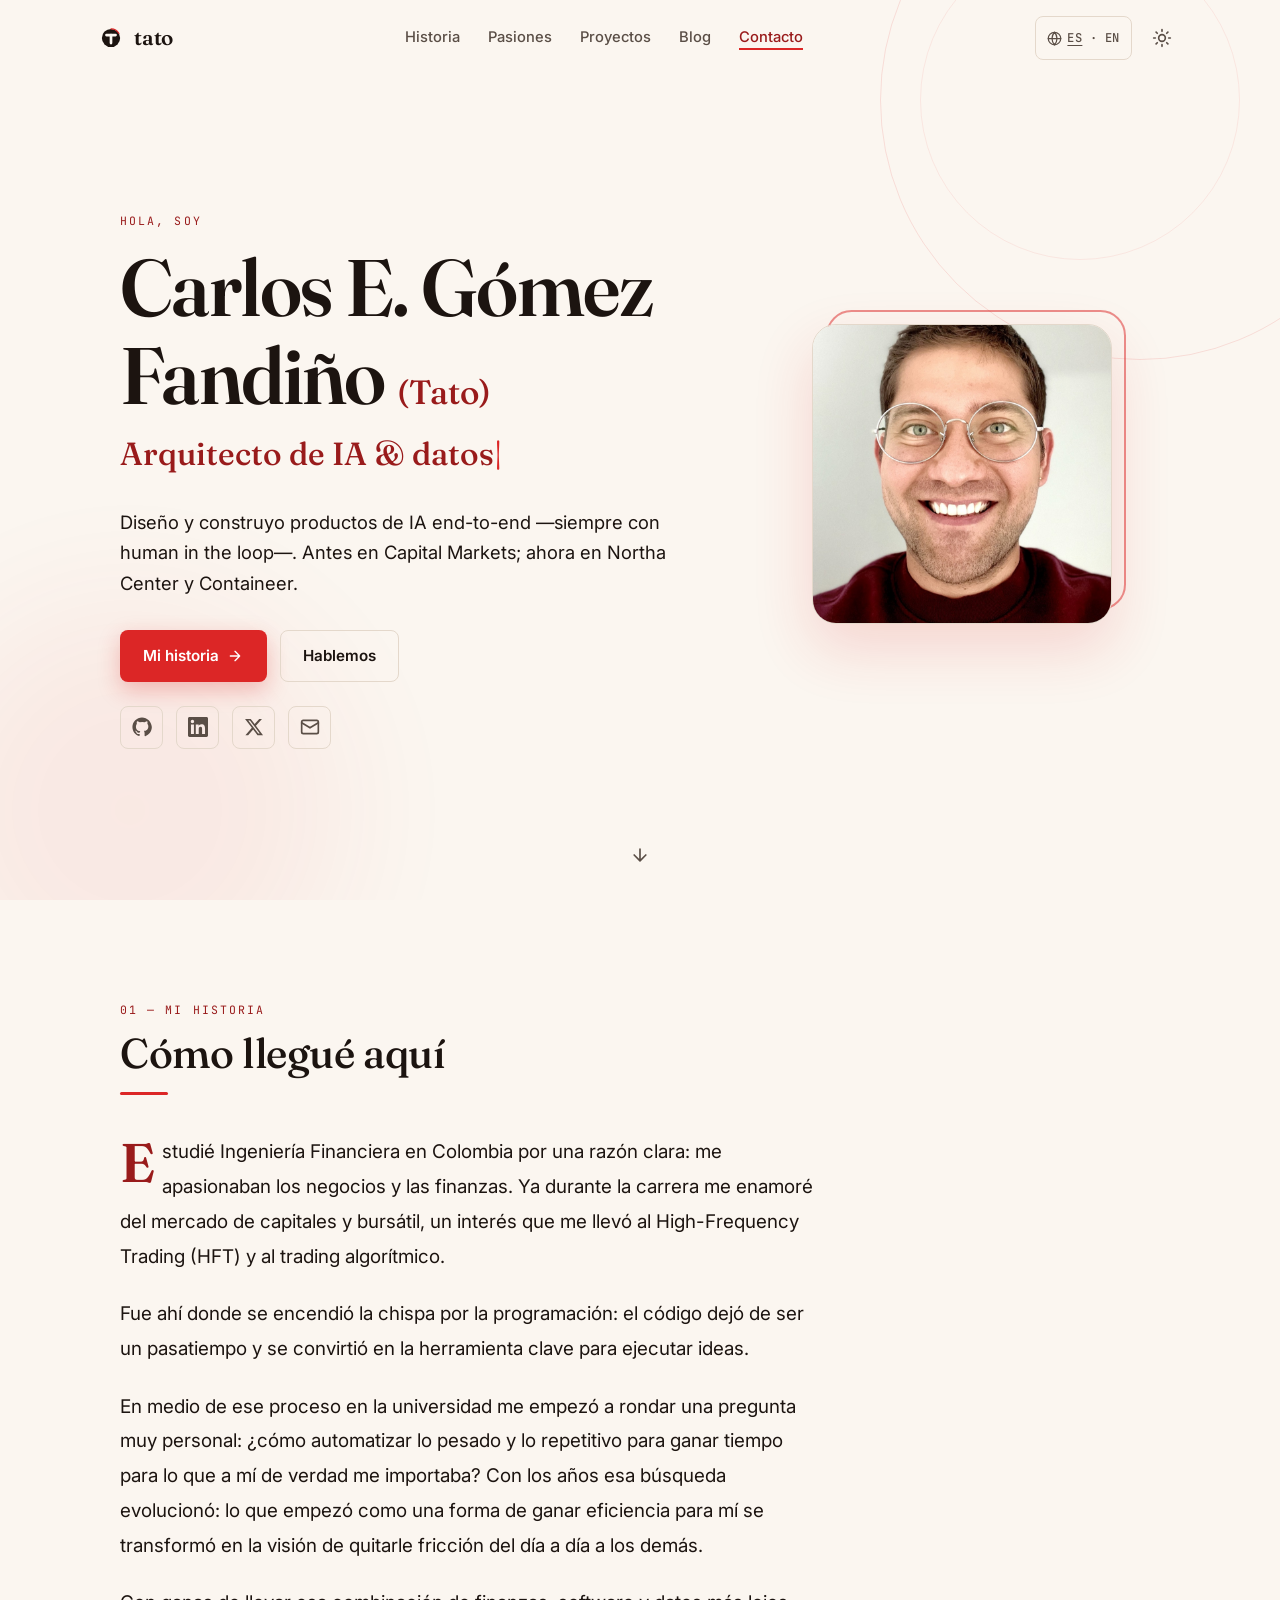
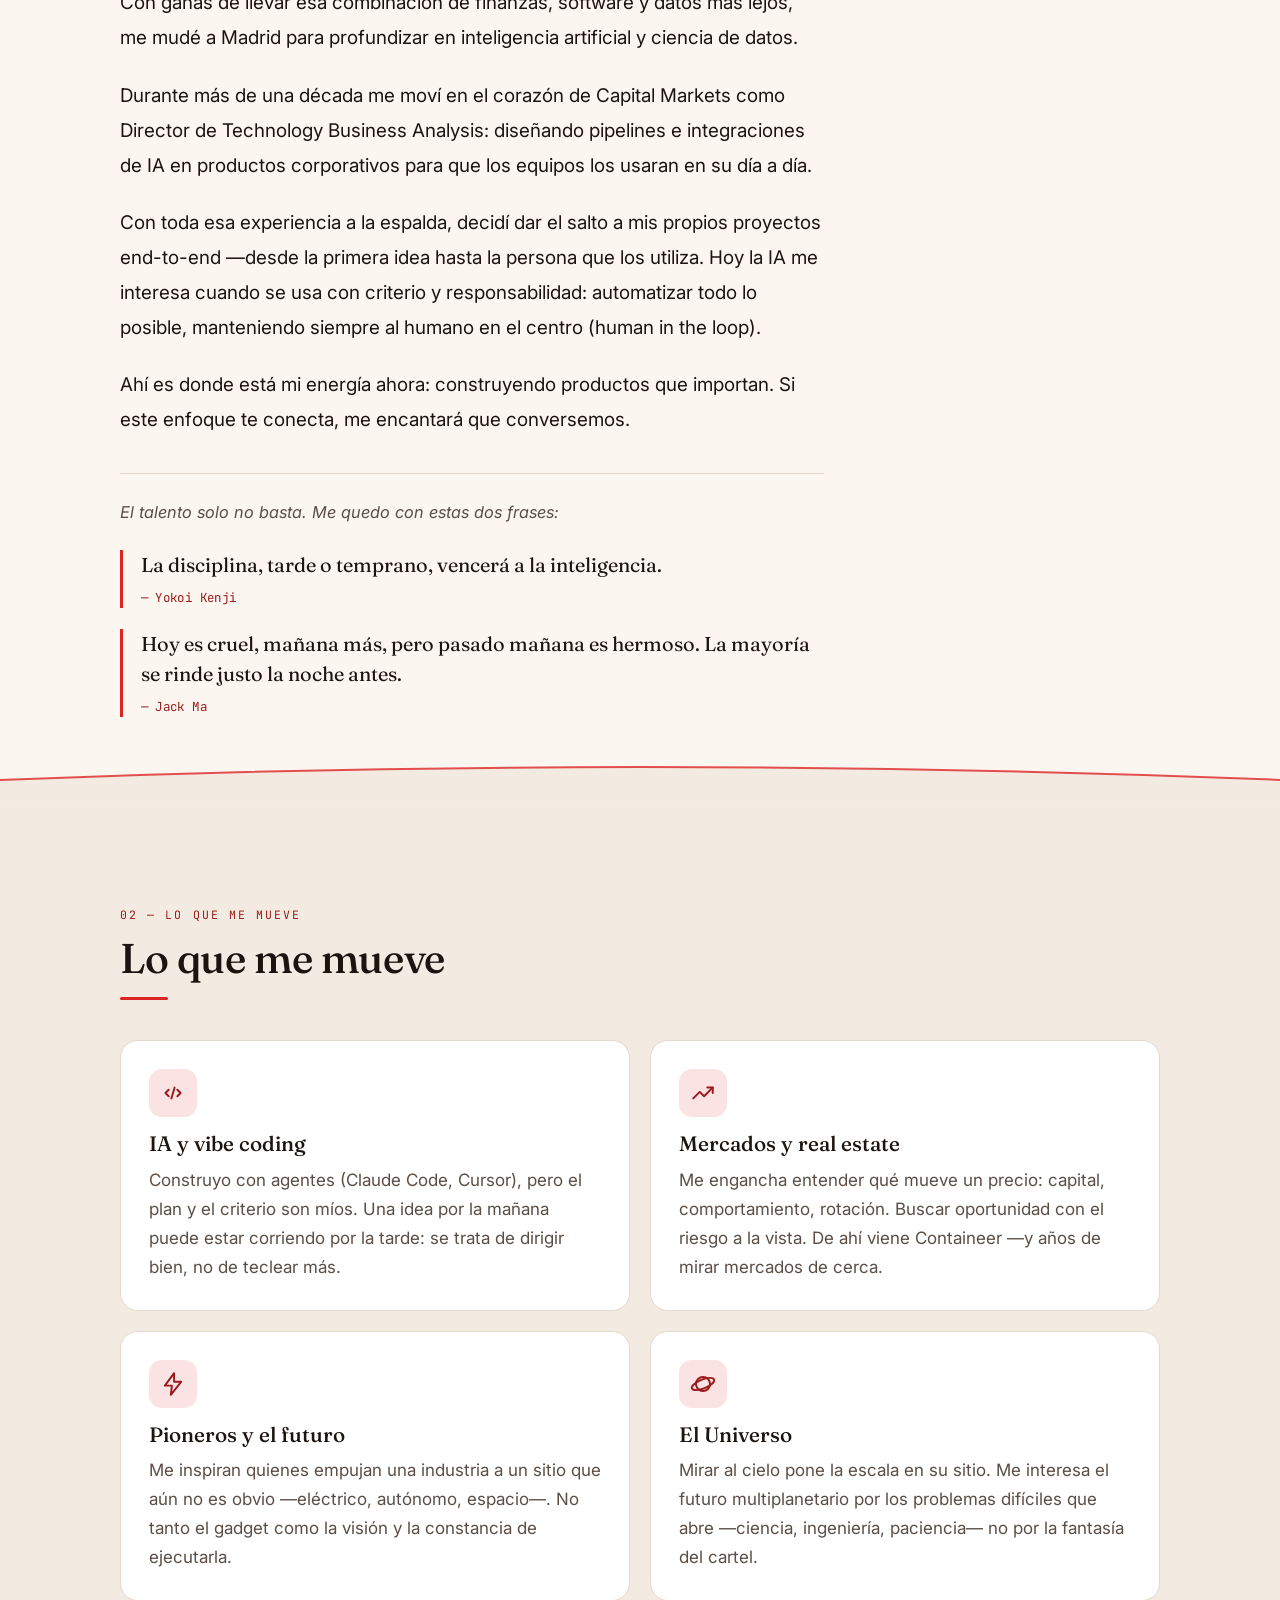
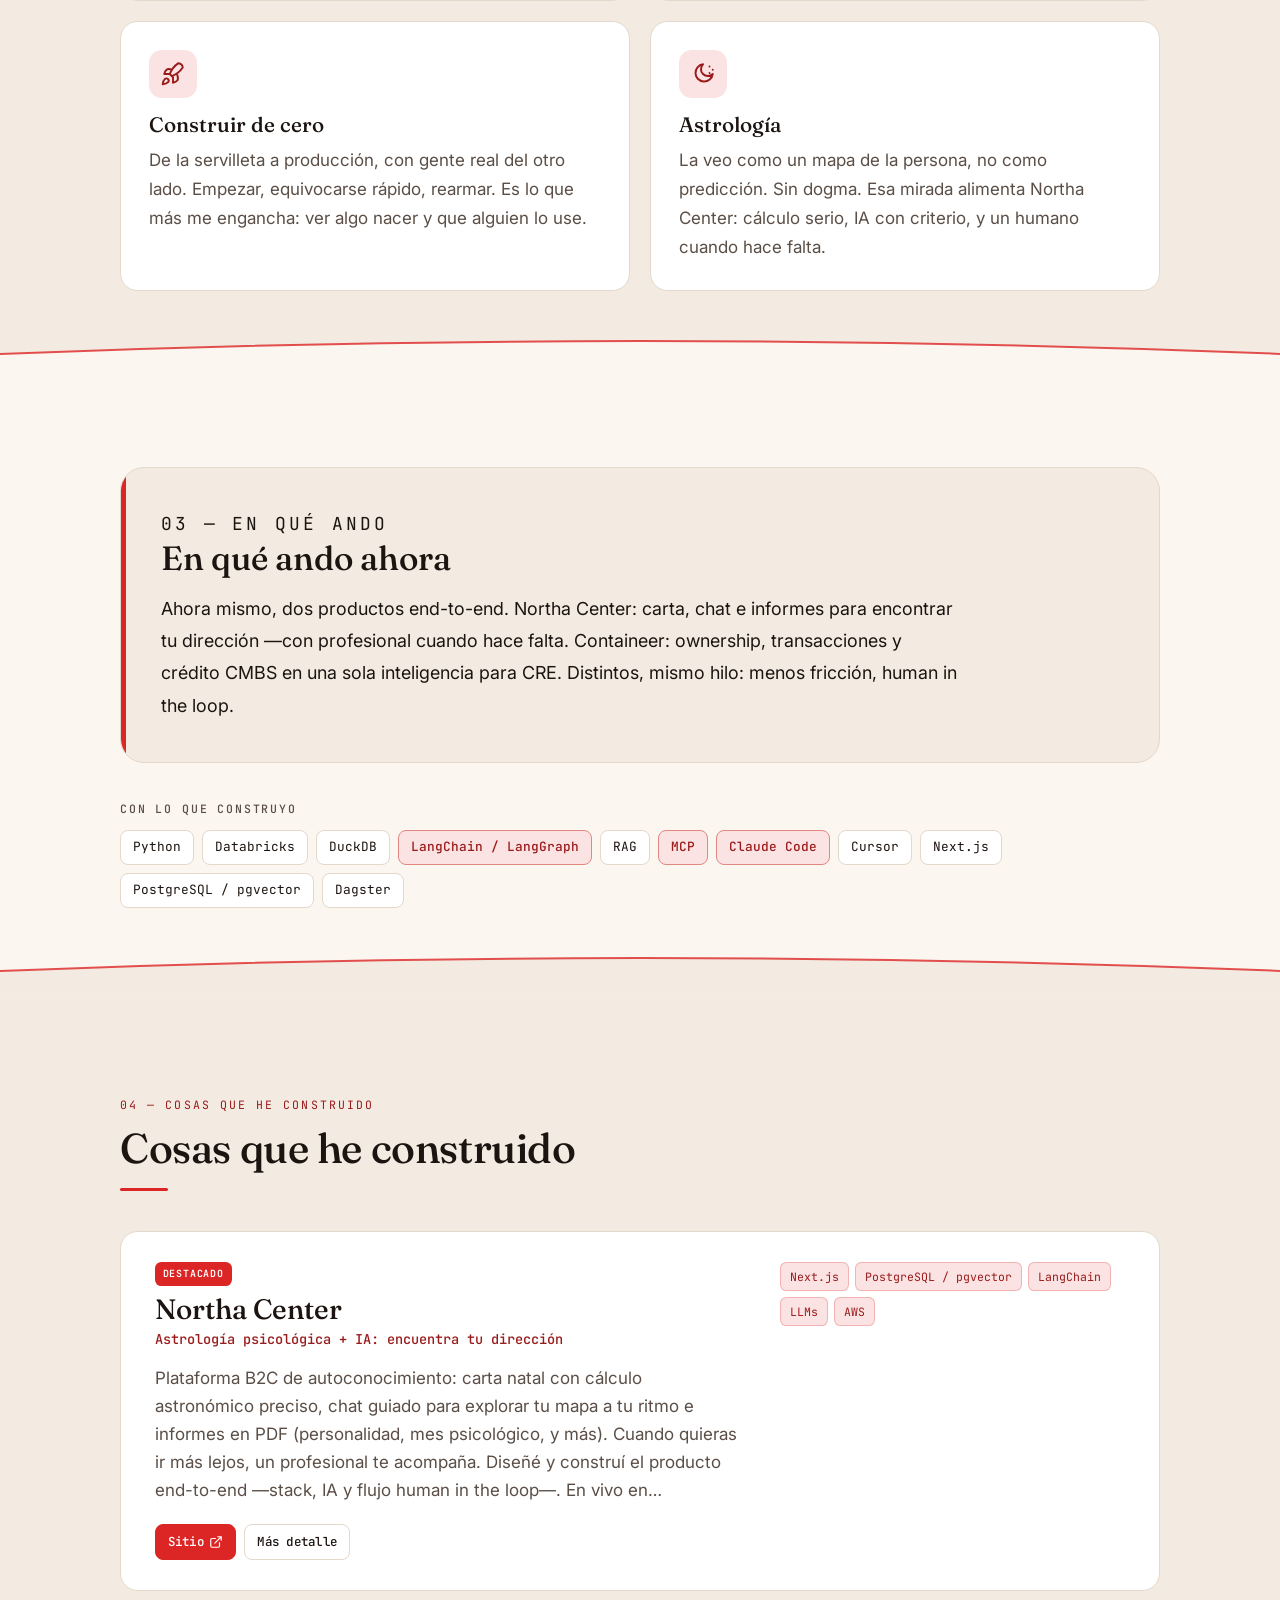
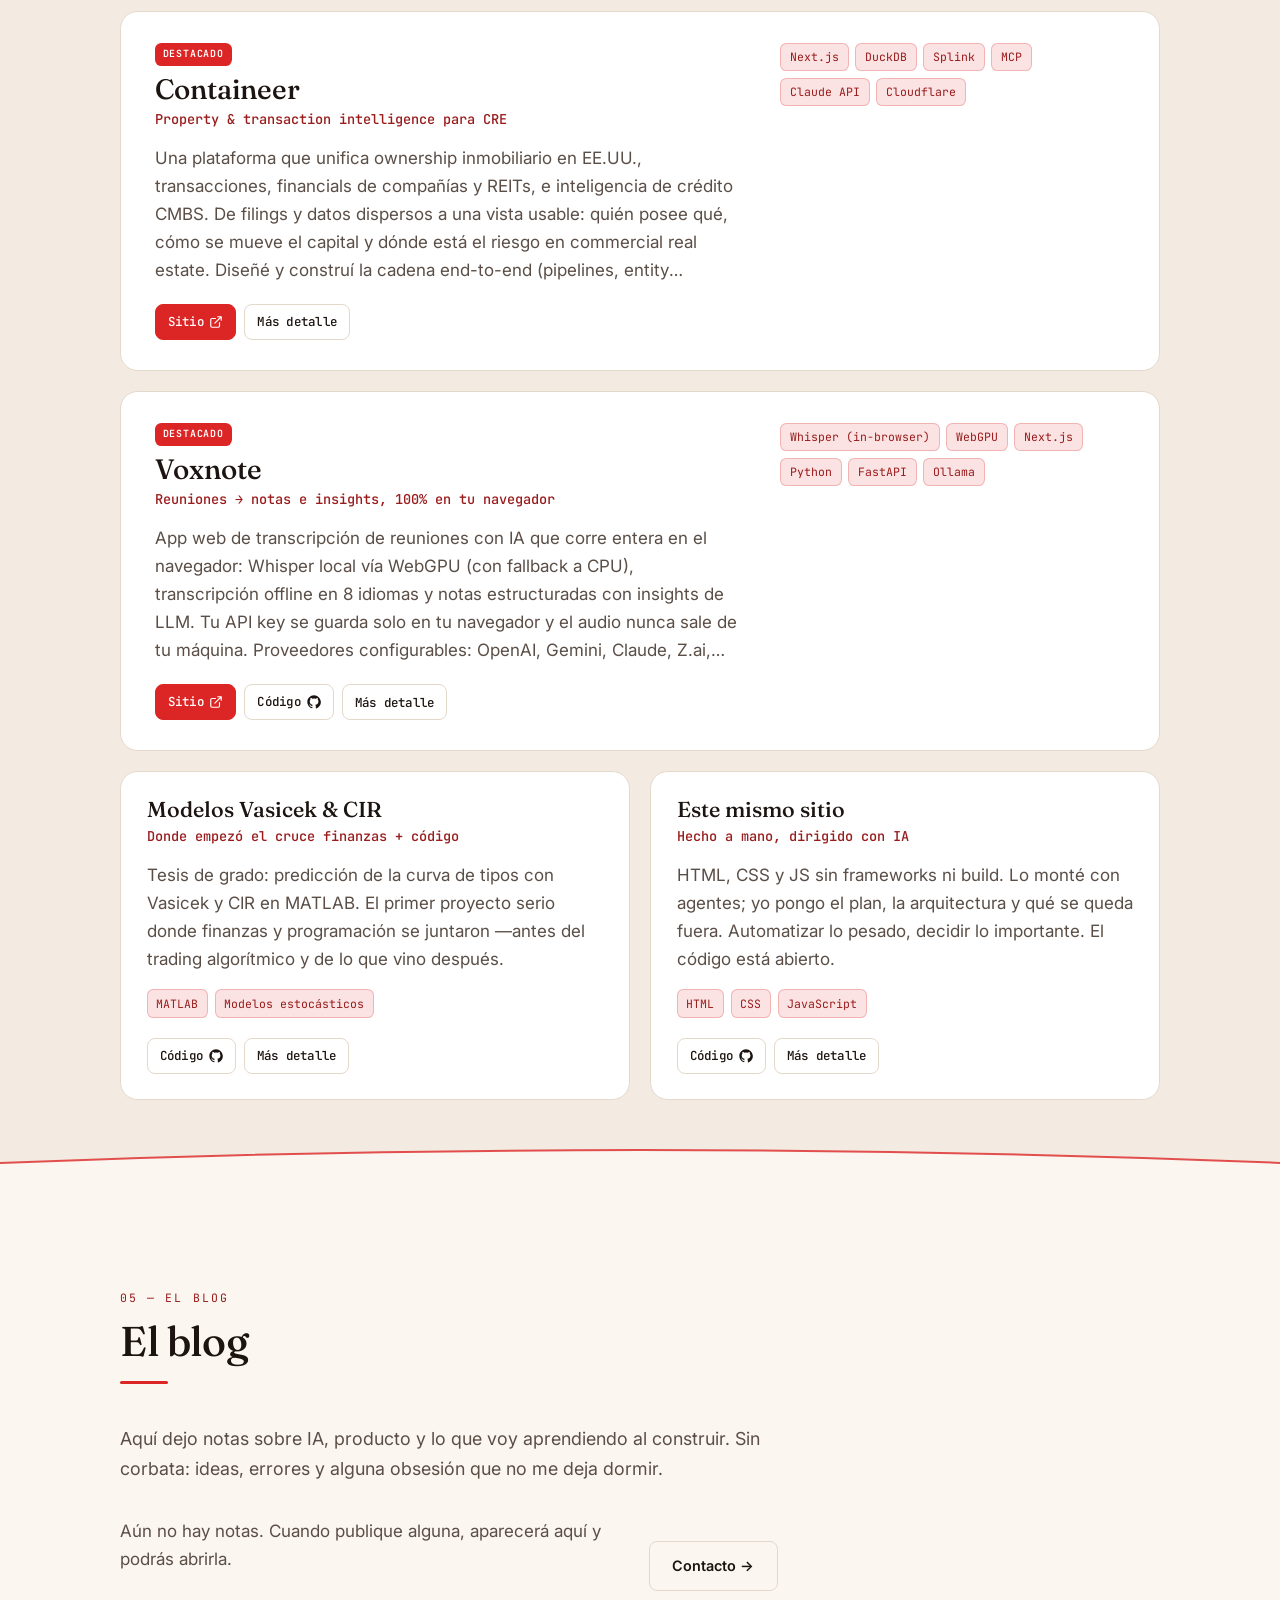
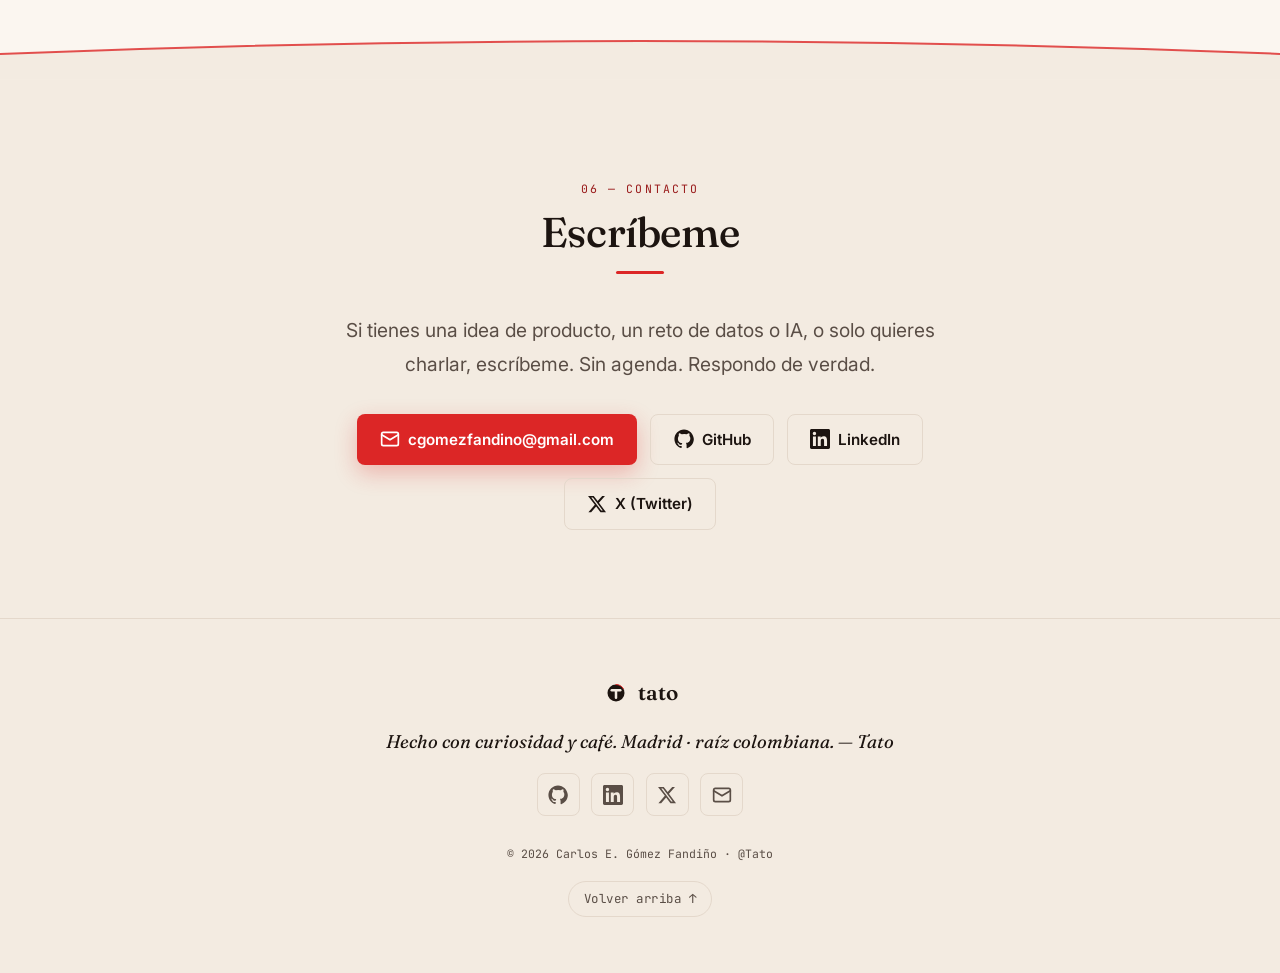
<file: index.html>
<!DOCTYPE html>
<html lang="es">
<head>
  <meta charset="UTF-8" />
  <meta name="viewport" content="width=device-width, initial-scale=1.0" />
  <title>Tato — Carlos E. Gómez Fandiño · Data, IA y cosmos</title>
  <meta name="description" content="Carlos «Tato» Gómez Fandiño — arquitecto de IA y datos. Productos end-to-end (Northa Center, Containeer, Voxnote): automatizar con el humano en el centro. Capital Markets · Madrid." />
  <meta name="author" content="Carlos E. Gómez Fandiño" />
  <link rel="canonical" href="https://cgomezfandino.github.io/" />

  <meta property="og:type" content="website" />
  <meta property="og:title" content="Tato — Carlos E. Gómez Fandiño" />
  <meta property="og:description" content="AI & data · Northa Center · Containeer · Voxnote · cosmos." />
  <meta property="og:url" content="https://cgomezfandino.github.io/" />
  <meta property="og:image" content="https://cgomezfandino.github.io/assets/img/og-image.svg" />
  <meta name="twitter:card" content="summary_large_image" />

  <link rel="icon" type="image/svg+xml" href="favicon.svg" />

  <link rel="preconnect" href="https://fonts.googleapis.com" />
  <link rel="preconnect" href="https://fonts.gstatic.com" crossorigin />
  <link href="https://fonts.googleapis.com/css2?family=Fraunces:opsz,wght@9..144,400;9..144,500;9..144,600;9..144,700&family=Inter:wght@400;500;600;700&family=JetBrains+Mono:wght@400;500&display=swap" rel="stylesheet" />
  <link rel="stylesheet" href="css/styles.css" />

  <script type="application/ld+json">
  {
    "@context": "https://schema.org",
    "@type": "Person",
    "name": "Carlos Eduardo Gómez Fandiño",
    "alternateName": "Tato",
    "jobTitle": "AI & Data Architect",
    "url": "https://cgomezfandino.github.io/",
    "email": "mailto:cgomezfandino@gmail.com",
    "address": { "@type": "PostalAddress", "addressLocality": "Madrid", "addressCountry": "ES" },
    "nationality": "Colombian",
    "sameAs": ["https://github.com/cgomezfandino", "https://www.linkedin.com/in/carlosgomezfandino/", "https://x.com/cgomezfandino"],
    "knowsAbout": ["AI", "Data Engineering", "Machine Learning", "Music", "Astrology"]
  }
  </script>
</head>

<body>
  <a href="#main" class="skip-link" data-i18n="nav.skip">Saltar al contenido</a>

  <!-- ===================== NAV ===================== -->
  <header id="nav">
    <div class="wrap nav-inner">
      <a href="#hero" class="brand" aria-label="Tato — inicio">
        <svg class="brand-mark" viewBox="0 0 56 56" width="30" height="30" aria-hidden="true">
          <mask id="brandT"><rect width="56" height="56" fill="#fff"/><rect x="17" y="20" width="22" height="5" rx="2.5"/><rect x="25.5" y="20" width="5" height="20" rx="2.5"/></mask>
          <circle cx="28" cy="28" r="17" fill="var(--ink)" mask="url(#brandT)"/>
          <path d="M28 11 A 17 17 0 0 1 42.9 19.5" fill="none" stroke="var(--accent)" stroke-width="2" stroke-linecap="round"/>
        </svg>
        <span class="brand-word">tato</span>
      </a>
      <ul class="nav-links">
        <li><a href="#story" class="nav-link" data-i18n="nav.story">Historia</a></li>
        <li><a href="#passions" class="nav-link" data-i18n="nav.passions">Pasiones</a></li>
        <li><a href="#projects" class="nav-link" data-i18n="nav.projects">Proyectos</a></li>
        <li><a href="#blog" class="nav-link" data-i18n="nav.blog">Blog</a></li>
        <li><a href="#contact" class="nav-link" data-i18n="nav.contact">Contacto</a></li>
      </ul>
      <div class="nav-tools">
        <button id="lang-toggle" class="lang-btn" aria-label="Cambiar idioma" data-i18n-aria="a11y.lang" title="ES / EN">
          <svg width="15" height="15" viewBox="0 0 24 24" fill="none" stroke="currentColor" stroke-width="2" stroke-linecap="round" stroke-linejoin="round"><circle cx="12" cy="12" r="10"/><path d="M2 12h20M12 2a15.3 15.3 0 0 1 4 10 15.3 15.3 0 0 1-4 10 15.3 15.3 0 0 1-4-10 15.3 15.3 0 0 1 4-10z"/></svg>
          <span id="lang-label">ES</span>
        </button>
        <button id="theme-toggle" class="icon-btn" aria-label="Cambiar tema" data-i18n-aria="a11y.theme" title="Tema">
          <svg class="sun" width="20" height="20" viewBox="0 0 24 24" fill="none" stroke="currentColor" stroke-width="2" stroke-linecap="round" stroke-linejoin="round"><circle cx="12" cy="12" r="4"/><path d="M12 2v2M12 20v2M4.93 4.93l1.41 1.41M17.66 17.66l1.41 1.41M2 12h2M20 12h2M6.34 17.66l-1.41 1.41M19.07 4.93l-1.41 1.41"/></svg>
          <svg class="moon" width="20" height="20" viewBox="0 0 24 24" fill="none" stroke="currentColor" stroke-width="2" stroke-linecap="round" stroke-linejoin="round" style="display:none"><path d="M21 12.79A9 9 0 1 1 11.21 3 7 7 0 0 0 21 12.79z"/></svg>
        </button>
        <button id="menu-toggle" class="icon-btn menu-btn" aria-label="Abrir menú" data-i18n-aria="a11y.menu" aria-expanded="false">
          <svg width="20" height="20" viewBox="0 0 24 24" fill="none" stroke="currentColor" stroke-width="2" stroke-linecap="round"><path d="M3 6h18M3 12h18M3 18h18"/></svg>
        </button>
      </div>
    </div>
    <div id="mobile-menu">
      <ul>
        <li><a href="#story" data-i18n="nav.story">Historia</a></li>
        <li><a href="#passions" data-i18n="nav.passions">Pasiones</a></li>
        <li><a href="#projects" data-i18n="nav.projects">Proyectos</a></li>
        <li><a href="#blog" data-i18n="nav.blog">Blog</a></li>
        <li><a href="#contact" data-i18n="nav.contact">Contacto</a></li>
      </ul>
    </div>
  </header>

  <main id="main">

    <!-- ===================== HERO ===================== -->
    <section id="hero">
      <div class="hero-deco" aria-hidden="true">
        <span class="ring r1"></span><span class="ring r2"></span><span class="blob"></span>
      </div>
      <div class="wrap hero-grid">
        <div class="hero-content reveal">
          <p class="eyebrow"><span data-i18n="hero.greeting">Hola, soy</span></p>
          <h1 id="hero-name" class="hero-name"></h1>
          <p class="hero-roleline"><span id="typed" class="hero-role"></span><span class="type-caret">|</span></p>
          <p id="hero-tagline" class="hero-tagline"></p>
          <div id="hero-ctas" class="hero-ctas"></div>
          <div id="hero-socials" class="hero-socials"></div>
        </div>
        <div class="reveal">
          <div class="portrait-wrap">
            <span class="portrait-frame" aria-hidden="true"></span>
            <img id="hero-photo" class="portrait" alt="" />
          </div>
        </div>
      </div>
      <a href="#story" class="scroll-cue" aria-label="Bajar" data-i18n-aria="a11y.scroll">
        <svg width="20" height="20" viewBox="0 0 24 24" fill="none" stroke="currentColor" stroke-width="2" stroke-linecap="round" stroke-linejoin="round"><path d="M12 5v14M19 12l-7 7-7-7"/></svg>
      </a>
    </section>

    <!-- ===================== HISTORIA ===================== -->
    <section id="story" class="section">
      <div class="wrap">
        <div class="section-head reveal">
          <p class="eyebrow">01 — <span data-i18n="section.story">Mi historia</span></p>
          <h2 id="story-title" class="section-title"></h2>
          <div class="section-rule"></div>
        </div>
        <div id="story-body" class="story reveal"></div>
      </div>
    </section>

    <!-- ===================== PASIONES ===================== -->
    <section id="passions" class="section" style="background:var(--surface-alt)">
      <div class="sep-arc sep-arc--alt" aria-hidden="true"><svg viewBox="0 0 1200 60" preserveAspectRatio="none"><path class="sep-fill" d="M0,60 L0,30 Q600,0 1200,30 L1200,60 Z"/><path class="sep-line" d="M0,30 Q600,0 1200,30"/></svg></div>
      <div class="wrap">
        <div class="section-head reveal">
          <p class="eyebrow">02 — <span data-i18n="section.passions">Lo que me mueve</span></p>
          <h2 id="passions-title" class="section-title"></h2>
          <div class="section-rule"></div>
        </div>
        <div id="passions-grid" class="passions-grid"></div>
      </div>
    </section>

    <!-- ===================== EN QUÉ ANDO ===================== -->
    <section id="building" class="section">
      <div class="sep-arc" aria-hidden="true"><svg viewBox="0 0 1200 60" preserveAspectRatio="none"><path class="sep-fill" d="M0,60 L0,30 Q600,0 1200,30 L1200,60 Z"/><path class="sep-line" d="M0,30 Q600,0 1200,30"/></svg></div>
      <div class="wrap">
        <div class="building-band reveal">
          <p class="eyebrow">03 — <span data-i18n="section.building">En qué ando</span></p>
          <h2 id="building-title"></h2>
          <p id="building-body"></p>
        </div>
        <div class="toolbox reveal">
          <h4 id="toolbox-title"></h4>
          <div id="toolbox-chips" class="chips"></div>
        </div>
      </div>
    </section>

    <!-- ===================== PROYECTOS ===================== -->
    <section id="projects" class="section" style="background:var(--surface-alt)">
      <div class="sep-arc sep-arc--alt" aria-hidden="true"><svg viewBox="0 0 1200 60" preserveAspectRatio="none"><path class="sep-fill" d="M0,60 L0,30 Q600,0 1200,30 L1200,60 Z"/><path class="sep-line" d="M0,30 Q600,0 1200,30"/></svg></div>
      <div class="wrap">
        <div class="section-head reveal">
          <p class="eyebrow">04 — <span data-i18n="section.projects">Cosas que he construido</span></p>
          <h2 id="projects-title" class="section-title"></h2>
          <div class="section-rule"></div>
        </div>
        <div id="projects-grid" class="projects-grid"></div>
      </div>
    </section>

    <!-- ===================== BLOG (en el landing; cada nota abre post.html) ===================== -->
    <section id="blog" class="section">
      <div class="sep-arc" aria-hidden="true"><svg viewBox="0 0 1200 60" preserveAspectRatio="none"><path class="sep-fill" d="M0,60 L0,30 Q600,0 1200,30 L1200,60 Z"/><path class="sep-line" d="M0,30 Q600,0 1200,30"/></svg></div>
      <div class="wrap">
        <div class="section-head reveal">
          <p class="eyebrow">05 — <span data-i18n="section.blog">El blog</span></p>
          <h2 id="blog-title" class="section-title"></h2>
          <div class="section-rule"></div>
        </div>
        <p id="blog-lead" class="blog-lead reveal"></p>
        <div id="home-blog-filters" class="blog-filters home-blog-filters reveal" role="group" hidden></div>
        <p id="home-blog-count" class="blog-count reveal" hidden></p>
        <div id="home-posts" class="post-list reveal" aria-live="polite"></div>
      </div>
    </section>

    <!-- ===================== CONTACTO ===================== -->
    <section id="contact" class="section" style="background:var(--surface-alt)">
      <div class="sep-arc sep-arc--alt" aria-hidden="true"><svg viewBox="0 0 1200 60" preserveAspectRatio="none"><path class="sep-fill" d="M0,60 L0,30 Q600,0 1200,30 L1200,60 Z"/><path class="sep-line" d="M0,30 Q600,0 1200,30"/></svg></div>
      <div class="wrap contact">
        <div class="section-head reveal" style="text-align:center">
          <p class="eyebrow" style="text-align:center">06 — <span data-i18n="section.contact">Contacto</span></p>
          <h2 id="contact-title" class="section-title"></h2>
          <div class="section-rule"></div>
        </div>
        <p id="contact-lead" class="contact-lead reveal"></p>
        <div id="contact-links" class="contact-links reveal"></div>
      </div>
    </section>

  </main>

  <footer>
    <div class="wrap footer-inner">
      <a href="#hero" class="footer-brand" aria-label="Tato — inicio">
        <svg class="brand-mark" viewBox="0 0 56 56" width="28" height="28" aria-hidden="true">
          <mask id="footerT"><rect width="56" height="56" fill="#fff"/><rect x="17" y="20" width="22" height="5" rx="2.5"/><rect x="25.5" y="20" width="5" height="20" rx="2.5"/></mask>
          <circle cx="28" cy="28" r="17" fill="var(--ink)" mask="url(#footerT)"/>
          <path d="M28 11 A 17 17 0 0 1 42.9 19.5" fill="none" stroke="var(--accent)" stroke-width="2" stroke-linecap="round"/>
        </svg>
        <span class="brand-word">tato</span>
      </a>
      <p class="note" id="footer-note"></p>
      <div class="footer-socials" id="footer-socials"></div>
      <p id="footer-copy"></p>
      <a href="#hero" class="footer-top" id="footer-top"></a>
    </div>
  </footer>

  <!-- Project modal -->
  <div id="project-modal" class="modal hidden" role="dialog" aria-modal="true" aria-labelledby="modal-title">
    <div class="modal-backdrop" data-close-modal></div>
    <div class="modal-card">
      <button class="modal-close icon-btn" data-close-modal aria-label="Cerrar" data-i18n-aria="a11y.close">
        <svg width="20" height="20" viewBox="0 0 24 24" fill="none" stroke="currentColor" stroke-width="2" stroke-linecap="round"><path d="M18 6 6 18M6 6l12 12"/></svg>
      </button>
      <div id="modal-body"></div>
    </div>
  </div>

  <script src="js/content.js"></script>
  <script src="js/main.js"></script>
</body>
</html>
</file>
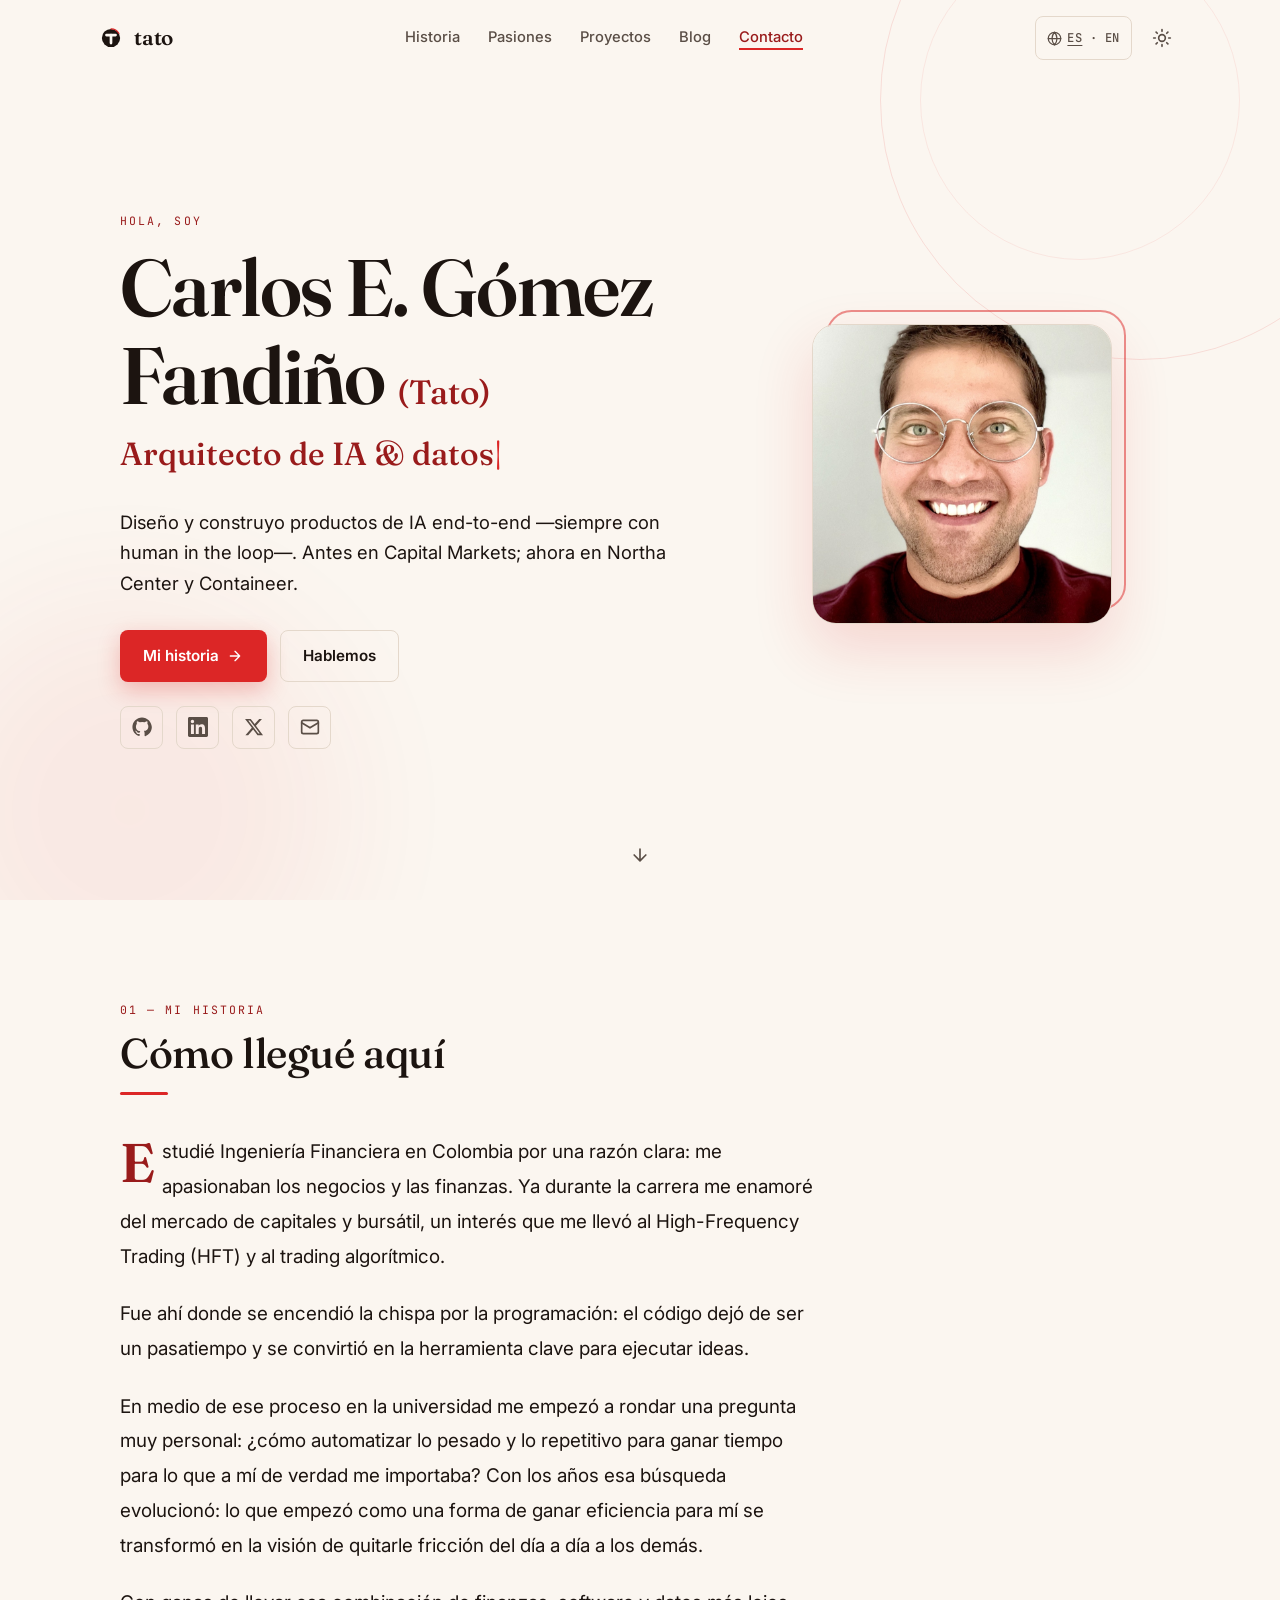
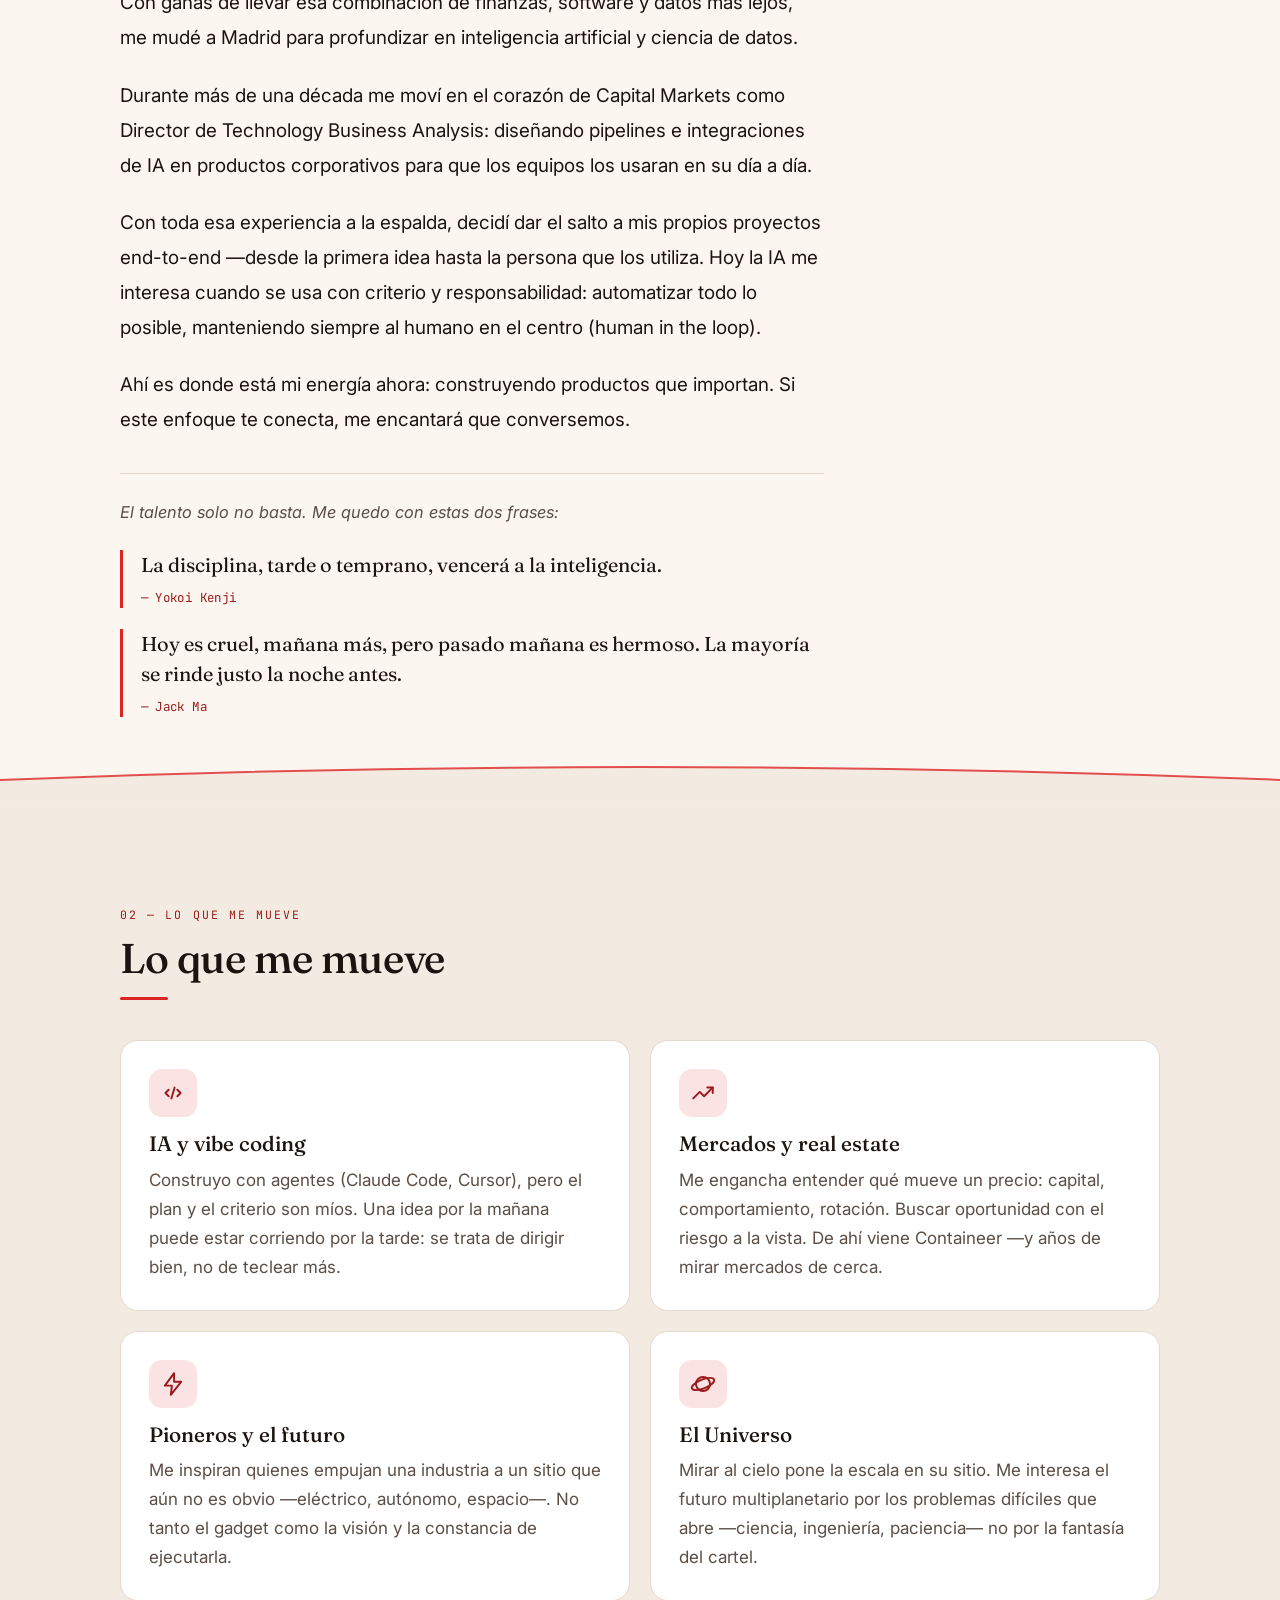
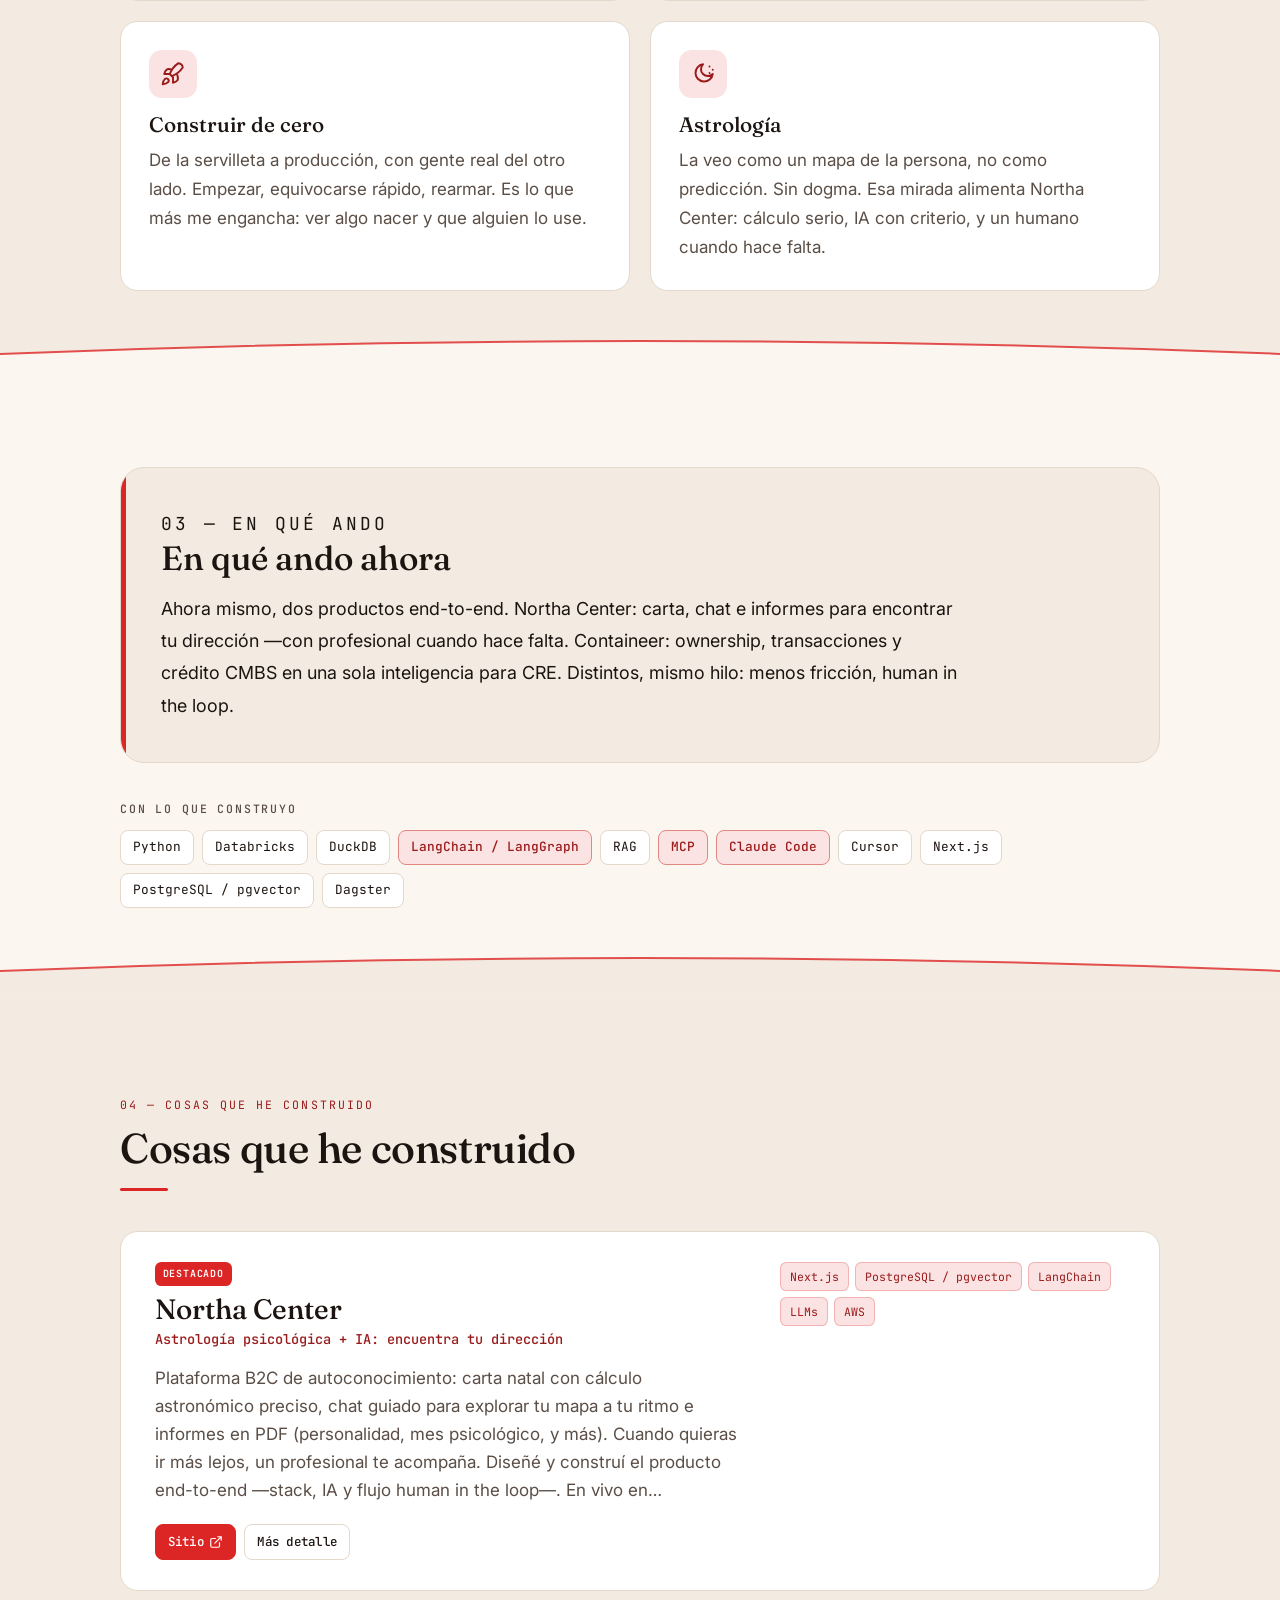
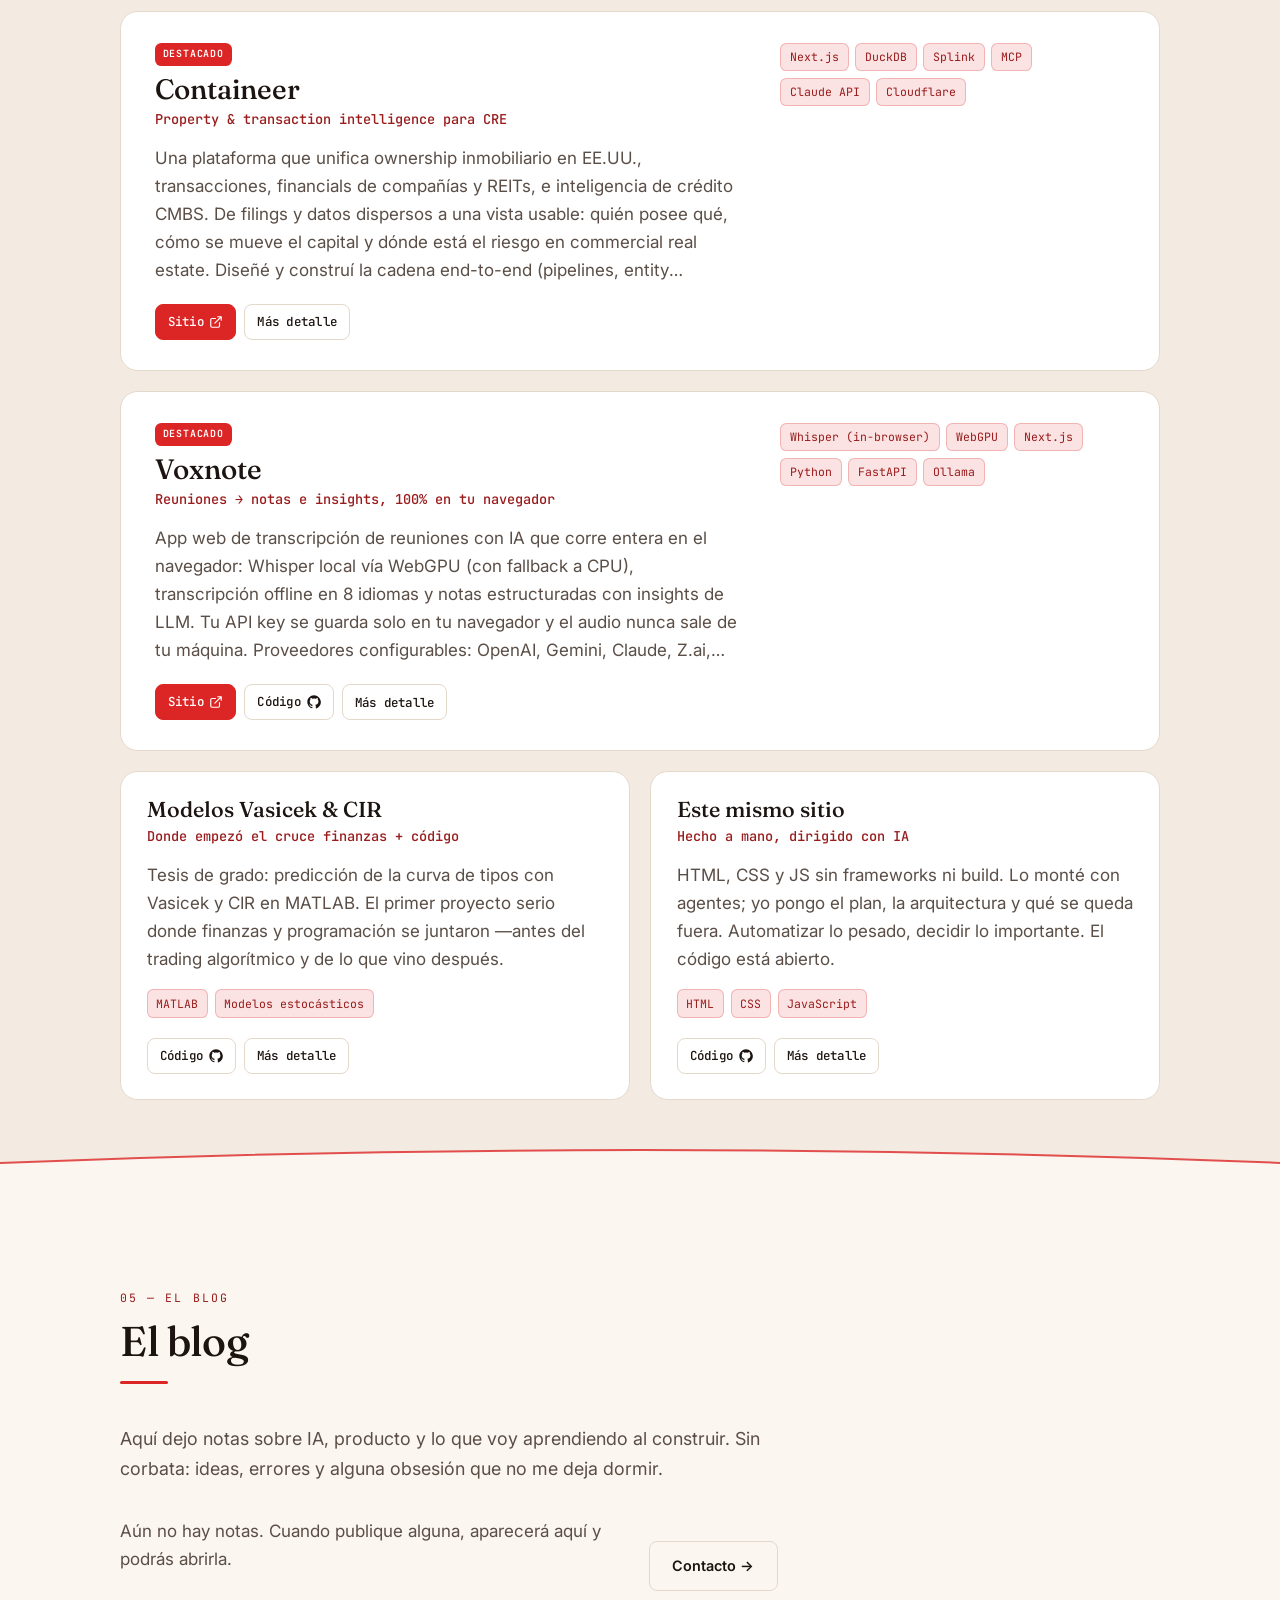
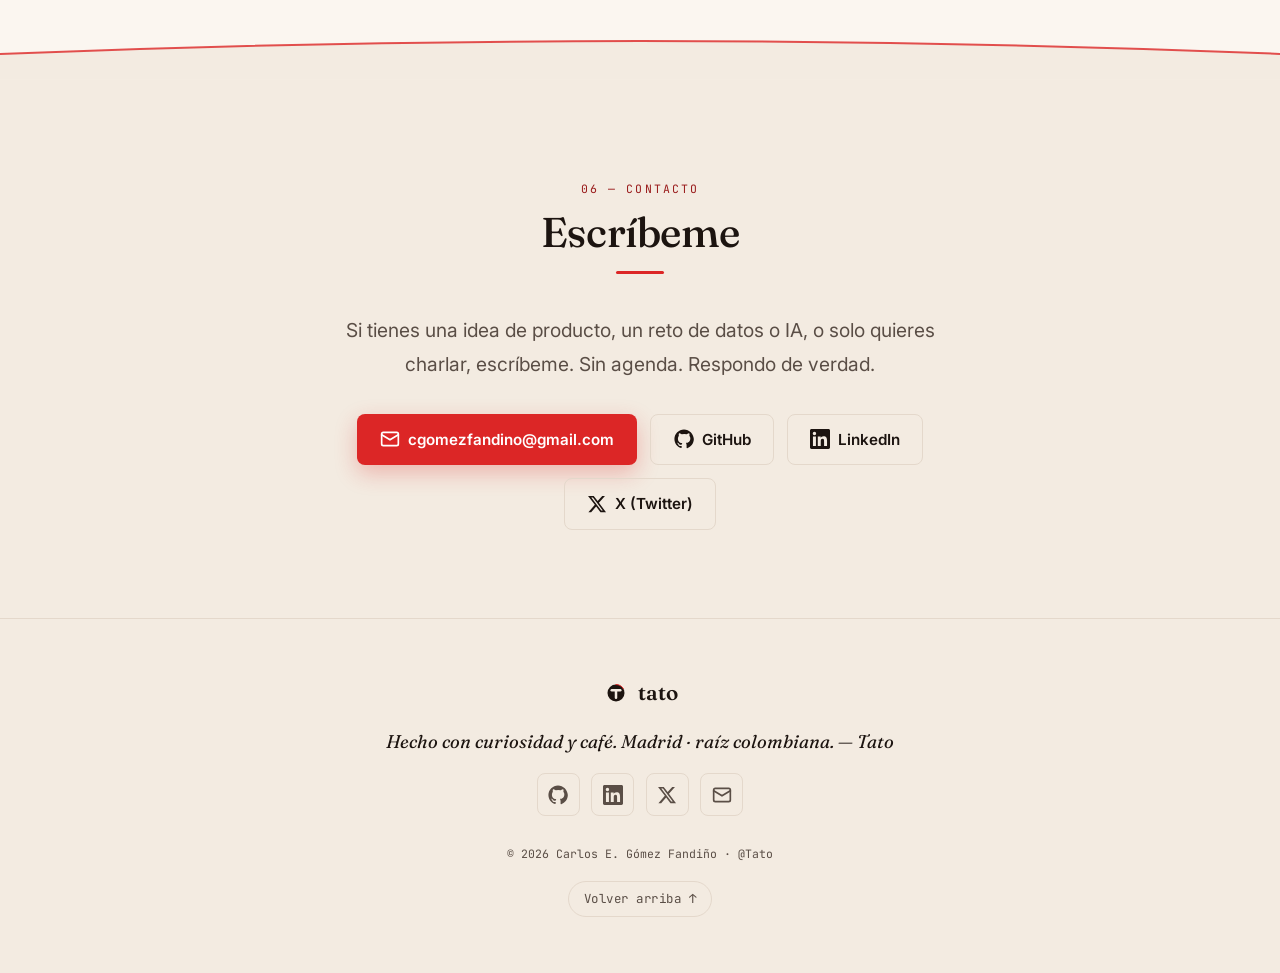
<file: blog.html>
<!DOCTYPE html>
<html lang="es">
<head>
  <meta charset="UTF-8" />
  <meta name="viewport" content="width=device-width, initial-scale=1.0" />
  <title>El blog — Tato</title>
  <meta name="description" content="Notas del blog de Tato — redirige al landing." />
  <link rel="canonical" href="https://cgomezfandino.github.io/#blog" />
  <meta http-equiv="refresh" content="0;url=index.html#blog" />
  <link rel="icon" type="image/svg+xml" href="favicon.svg" />
  <script>location.replace("index.html#blog");</script>
</head>
<body>
  <p style="font-family:system-ui,sans-serif;padding:2rem;text-align:center">
    El blog vive en la página principal.
    <a href="index.html#blog">Ir al blog →</a>
  </p>
</body>
</html>
</file>
<file: css/styles.css>
/* =========================================================================
 *  styles.css — "Editorial Cream" · sitio personal de Tato
 *  Paleta cálida (crema + rojo), tipografía editorial. Claro + oscuro.
 * ========================================================================= */

:root {
  --bg: #FBF6F0;
  --surface: #FFFFFF;
  --surface-alt: #F3EBE1;
  --ink: #1C1410;
  --muted: #5A4E46;
  --border: #E4D8CB;
  --accent: #DC2626;
  --accent-strong: #991B1B; /* rojo seguro para texto pequeño sobre crema */
  --accent-soft: #FBE3E3;
  --on-accent: #FFFFFF;     /* texto sobre botón rojo (modo claro) */

  --font-sans: 'Inter', system-ui, -apple-system, sans-serif;
  --font-serif: 'Fraunces', Georgia, 'Times New Roman', serif;
  --font-mono: 'JetBrains Mono', ui-monospace, monospace;

  --maxw: 68rem;
  --prose: 44rem;

  /* Escala de espaciado */
  --s-1: .5rem; --s-2: .75rem; --s-3: 1rem; --s-4: 1.5rem;
  --s-5: 2rem; --s-6: 2.5rem; --s-7: 3.5rem;

  /* Radios consolidados (más "producto") */
  --radius-sm: 8px;
  --radius: 12px;
  --radius-lg: 16px;
  --radius-pill: 999px;

  /* Sombras con tinte de acento (uso moderado) */
  --shadow-sm: 0 2px 8px -2px color-mix(in srgb, var(--ink) 8%, transparent);
  --shadow-md: 0 12px 30px -12px color-mix(in srgb, var(--accent) 22%, transparent);
  --shadow-lg: 0 30px 60px -20px color-mix(in srgb, var(--ink) 18%, transparent);

  /* z-index consolidados */
  --z-nav: 50;
  --z-modal: 60;
  --z-toast: 70;

  /* Textura grain reutilizable (SVG turbulence inline) */
  --grain: url("data:image/svg+xml,%3Csvg xmlns='http://www.w3.org/2000/svg' width='140' height='140'%3E%3Cfilter id='n'%3E%3CfeTurbulence type='fractalNoise' baseFrequency='0.8' numOctaves='2' stitchTiles='stitch'/%3E%3C/filter%3E%3Crect width='100%25' height='100%25' filter='url(%23n)'/%3E%3C/svg%3E");
}

.dark {
  --bg: #1A1310;
  --surface: #241B16;
  --surface-alt: #2E231C;
  --ink: #F5EDE4;
  --muted: #B8A89C;
  --border: #3A2C24;
  --accent: #F05252;
  --accent-strong: #F87171;  /* rojo claro para texto sobre fondo oscuro */
  --accent-soft: #3A1E1B;
  --on-accent: #1A1310;      /* texto oscuro sobre botón rojo (modo oscuro) */
}

/* ---- Base ---- */
* { box-sizing: border-box; }
html { scroll-behavior: smooth; -webkit-text-size-adjust: 100%; }
body {
  margin: 0;
  background: var(--bg);
  color: var(--ink);
  font-family: var(--font-sans);
  font-size: 17px;
  line-height: 1.7;
  -webkit-font-smoothing: antialiased;
  overflow-x: hidden;
  transition: background 0.3s, color 0.3s;
}
h1, h2, h3, h4 { font-family: var(--font-serif); font-weight: 500; line-height: 1.1; margin: 0; }
a { color: inherit; }
::selection { background: var(--accent); color: var(--on-accent); }
img { max-width: 100%; display: block; }

a:focus-visible, button:focus-visible, [tabindex]:focus-visible {
  outline: 2px solid var(--accent);
  outline-offset: 3px;
  border-radius: 4px;
}
@media (prefers-reduced-motion: reduce) {
  *, *::before, *::after { animation: none !important; transition: none !important; }
  html { scroll-behavior: auto; }
}

.wrap { max-width: var(--maxw); margin: 0 auto; padding: 0 1.5rem; }

/* ---- Skip link ---- */
.skip-link { position: absolute; left: -999px; top: 0; z-index: 100; background: var(--accent); color: var(--on-accent); padding: 0.6rem 1rem; border-radius: 0 0 0.5rem 0; font-size: 0.875rem; }
.skip-link:focus { left: 0; }

/* ---- Accent helpers ---- */
.accent { color: var(--accent-strong); }
.dark .accent { color: var(--accent); }
.eyebrow {
  font-family: var(--font-mono);
  font-size: 0.72rem;
  letter-spacing: 0.18em;
  text-transform: uppercase;
  color: var(--accent-strong);
}
.dark .eyebrow { color: var(--accent-strong); }

/* ---- Nav ---- */
#nav { position: fixed; top: 0; inset-inline: 0; z-index: 50; transition: background 0.3s, border-color 0.3s, box-shadow 0.3s; border-bottom: 1px solid transparent; }
#nav.scrolled { background: color-mix(in srgb, var(--bg) 85%, transparent); backdrop-filter: saturate(140%) blur(10px); border-bottom-color: var(--border); }
.nav-inner { display: flex; align-items: center; justify-content: space-between; padding: 1rem 0; }
.brand { display: inline-flex; align-items: center; gap: 0.5rem; text-decoration: none; color: var(--ink); }
.brand-mark { display: block; flex-shrink: 0; }
.brand-word { font-family: var(--font-serif); font-weight: 600; font-size: 1.3rem; letter-spacing: -0.01em; }
.nav-links { display: none; gap: 1.75rem; list-style: none; margin: 0; padding: 0; font-size: 0.92rem; }
@media (min-width: 820px) { .nav-links { display: flex; align-items: center; } }
.nav-link { position: relative; text-decoration: none; color: var(--muted); font-weight: 500; transition: color 0.2s; }
.nav-link:hover, .nav-link.active { color: var(--accent-strong); }
.dark .nav-link:hover, .dark .nav-link.active { color: var(--accent); }
.nav-link::after { content: ""; position: absolute; left: 0; bottom: -4px; width: 0; height: 2px; background: var(--accent); transition: width 0.25s; }
.nav-link:hover::after, .nav-link.active::after { width: 100%; }

.nav-tools { display: flex; align-items: center; gap: 0.5rem; }
.icon-btn { display: inline-flex; align-items: center; justify-content: center; width: 2.75rem; height: 2.75rem; border-radius: var(--radius-sm); color: var(--muted); background: transparent; border: none; cursor: pointer; transition: background 0.2s, color 0.2s; }
.icon-btn:hover { background: var(--accent-soft); color: var(--accent-strong); }
.dark .icon-btn:hover { color: var(--accent); }
.lang-btn { display: inline-flex; align-items: center; gap: 0.35rem; height: 2.75rem; padding: 0 0.7rem; border-radius: var(--radius-sm); font-family: var(--font-mono); font-size: 0.76rem; font-weight: 500; letter-spacing: 0.04em; color: var(--muted); background: transparent; border: 1px solid var(--border); cursor: pointer; transition: all 0.2s; }
.lang-btn:hover { background: var(--accent-soft); color: var(--accent-strong); border-color: var(--accent); }
.dark .lang-btn:hover { color: var(--accent); }
.menu-btn { display: inline-flex; }
@media (min-width: 820px) { .menu-btn { display: none; } }

#mobile-menu { display: none; border-top: 1px solid var(--border); background: var(--bg); }
#mobile-menu.open { display: block; }
#mobile-menu ul { list-style: none; margin: 0; padding: 1rem 1.5rem; display: flex; flex-direction: column; gap: 0.85rem; }
#mobile-menu a { text-decoration: none; color: var(--ink); font-weight: 500; }

/* ---- Buttons ---- */
.btn { display: inline-flex; align-items: center; gap: 0.5rem; padding: 0.75rem 1.4rem; border-radius: var(--radius-sm); font-weight: 600; font-size: 0.95rem; text-decoration: none; cursor: pointer; border: 1px solid transparent; transition: transform 0.2s, box-shadow 0.2s, background 0.2s, border-color 0.2s, color 0.2s; }
.btn-primary { background: var(--accent); color: var(--on-accent); box-shadow: 0 8px 22px color-mix(in srgb, var(--accent) 28%, transparent); }
.btn-primary:hover { background: var(--accent-strong); transform: translateY(-2px); }
.dark .btn-primary:hover { background: var(--accent); filter: brightness(1.08); }
.btn-ghost { border-color: var(--border); color: var(--ink); background: transparent; }
.btn-ghost:hover { border-color: var(--accent); color: var(--accent-strong); transform: translateY(-2px); }
.dark .btn-ghost:hover { color: var(--accent); }

.social-btn { display: inline-flex; align-items: center; justify-content: center; width: 2.7rem; height: 2.7rem; border-radius: var(--radius-sm); border: 1px solid var(--border); color: var(--muted); text-decoration: none; transition: all 0.2s; }
.social-btn:hover { transform: translateY(-3px); color: var(--accent-strong); border-color: var(--accent); }
.dark .social-btn:hover { color: var(--accent); }

/* ---- Hero ---- */
#hero { position: relative; min-height: 100vh; display: flex; align-items: center; padding: 7rem 0 4rem; overflow: hidden; }
.hero-grid { display: grid; gap: 3rem; align-items: center; }
@media (min-width: 880px) { .hero-grid { grid-template-columns: 1.5fr 1fr; } }
.hero-deco { position: absolute; inset: 0; z-index: 0; pointer-events: none; overflow: hidden; }
.hero-deco .ring { position: absolute; border-radius: 50%; border: 1px solid var(--accent); opacity: 0.12; }
.hero-deco .r1 { width: 520px; height: 520px; top: -160px; right: -120px; }
.hero-deco .r2 { width: 320px; height: 320px; top: -60px; right: 40px; opacity: 0.08; }
.hero-deco .blob { position: absolute; width: 420px; height: 420px; border-radius: 50%; background: var(--accent); opacity: 0.06; filter: blur(70px); bottom: -120px; left: -80px; }
.hero-content { position: relative; z-index: 1; }
.hero-name { font-size: clamp(2.8rem, 7vw, 5rem); font-weight: 600; letter-spacing: -0.02em; margin: 0.8rem 0 0; }
.hero-alias { font-size: 0.42em; font-weight: 500; letter-spacing: 0; color: var(--accent-strong); white-space: nowrap; }
.dark .hero-alias { color: var(--accent); }
.hero-roleline { font-family: var(--font-serif); font-size: clamp(1.4rem, 3vw, 2rem); font-weight: 500; margin: 0.5rem 0 0; min-height: 1.4em; color: var(--muted); }
.hero-role { color: var(--accent-strong); }
.dark .hero-role { color: var(--accent); }
.type-caret { color: var(--accent); font-weight: 400; animation: blink 1s step-end infinite; }
@keyframes blink { 50% { opacity: 0; } }
.hero-tagline { font-size: 1.15rem; color: var(--ink); max-width: 38rem; margin: 1.6rem 0 0; line-height: 1.65; }
.hero-ctas { display: flex; flex-wrap: wrap; gap: 0.8rem; margin: 2rem 0 1.5rem; }
.hero-socials { display: flex; gap: 0.8rem; }

.portrait-wrap { position: relative; width: min(300px, 80vw); margin: 0 auto; }
.portrait { width: 100%; aspect-ratio: 1; object-fit: cover; border-radius: 1.5rem; border: 1px solid var(--border); box-shadow: 0 24px 60px color-mix(in srgb, var(--accent) 16%, transparent); position: relative; z-index: 1; }
.portrait-frame { position: absolute; inset: -14px -14px 14px 14px; border: 2px solid var(--accent); border-radius: 1.6rem; z-index: 0; opacity: 0.5; }

.scroll-cue { position: absolute; bottom: 26px; left: 50%; transform: translateX(-50%); color: var(--muted); z-index: 1; animation: bounce 2s infinite; }
@keyframes bounce { 0%,100% { transform: translate(-50%,0); } 50% { transform: translate(-50%,8px); } }

/* ---- Sections ---- */
.section { padding: 5.5rem 0; position: relative; }
/* Separador de sección — arco (corona del logo) */
.sep-arc { position: absolute; top: 0; left: 0; width: 100%; line-height: 0; transform: translateY(-99%); pointer-events: none; }
.sep-arc svg { display: block; width: 100%; height: clamp(2rem, 4vw, 3.25rem); }
.sep-arc .sep-fill { fill: var(--bg); }
.sep-arc--alt .sep-fill { fill: var(--surface-alt); }
.sep-arc .sep-line { fill: none; stroke: var(--accent); stroke-width: 2; opacity: 0.8; vector-effect: non-scaling-stroke; }
.section-head { margin-bottom: 2.5rem; }
.section-title { font-size: clamp(1.9rem, 4vw, 2.6rem); font-weight: 500; letter-spacing: -0.01em; margin-top: 0.5rem; }
.section-rule { width: 48px; height: 3px; background: var(--accent); border-radius: 2px; margin-top: 1rem; }

/* ---- Historia (prose) ---- */
.story { max-width: var(--prose); }
.story p { font-size: 1.18rem; line-height: 1.85; margin: 0 0 1.4rem; color: var(--ink); }
.story p:first-of-type::first-letter { font-family: var(--font-serif); font-size: 3.4rem; font-weight: 600; float: left; line-height: 0.8; padding: 0.1em 0.12em 0 0; color: var(--accent-strong); }
.dark .story p:first-of-type::first-letter { color: var(--accent); }
/* Citas al cierre de la historia (pull-quotes) */
.story-quotes { margin-top: 2.2rem; padding-top: 1.6rem; border-top: 1px solid var(--border); }
.story-quotes-lead { font-size: 1.02rem; line-height: 1.7; color: var(--muted); font-style: italic; margin: 0 0 1.4rem; }
.story-quote { margin: 0 0 1.3rem; padding-left: 1.1rem; border-left: 3px solid var(--accent); }
.story-quote:last-child { margin-bottom: 0; }
.story-quote blockquote { margin: 0; font-family: var(--font-serif); font-size: 1.25rem; line-height: 1.5; color: var(--ink); }
.story-quote figcaption { margin-top: 0.45rem; font-family: var(--font-mono); font-size: 0.78rem; letter-spacing: 0.03em; color: var(--accent-strong); }
.dark .story-quote figcaption { color: var(--accent); }

/* ---- Pasiones ---- */
.passions-grid { display: grid; gap: 1.25rem; grid-template-columns: 1fr; }
@media (min-width: 720px) { .passions-grid { grid-template-columns: 1fr 1fr; } }
.passion-card { background: var(--surface); border: 1px solid var(--border); border-radius: 1.1rem; padding: 1.75rem; transition: transform 0.25s, box-shadow 0.25s, border-color 0.25s; }
.passion-card:hover { transform: translateY(-4px); border-color: var(--accent); box-shadow: 0 16px 36px color-mix(in srgb, var(--accent) 12%, transparent); }
.passion-icon { display: inline-flex; align-items: center; justify-content: center; width: 3rem; height: 3rem; border-radius: 0.8rem; background: var(--accent-soft); color: var(--accent-strong); margin-bottom: 1rem; }
.dark .passion-icon { color: var(--accent); }
.passion-card h3 { font-size: 1.3rem; margin-bottom: 0.6rem; }
.passion-card p { color: var(--muted); margin: 0; line-height: 1.7; }
/* Si el total es impar, la última tarjeta ocupa el ancho completo (feature horizontal) */
@media (min-width: 720px) {
  .passions-grid > .passion-card:last-child:nth-child(odd) { grid-column: 1 / -1; display: grid; grid-template-columns: auto 1fr; column-gap: 1.5rem; align-items: start; }
  .passions-grid > .passion-card:last-child:nth-child(odd) .passion-icon { grid-row: 1 / 3; margin-bottom: 0; }
}

/* ---- En qué ando (band) ---- */
.building-band { background: var(--surface-alt); border: 1px solid var(--border); border-radius: 1.5rem; padding: 2.5rem; position: relative; overflow: hidden; }
.building-band::before { content: ""; position: absolute; top: 0; left: 0; width: 5px; height: 100%; background: var(--accent); }
.building-band h2 { font-size: clamp(1.6rem, 3vw, 2.1rem); margin-bottom: 1rem; }
.building-band p { font-size: 1.12rem; line-height: 1.8; color: var(--ink); margin: 0; max-width: 50rem; }

/* ---- Toolbox chips ---- */
.toolbox { margin-top: 2.5rem; }
.toolbox h4 { font-family: var(--font-mono); font-size: 0.72rem; letter-spacing: 0.16em; text-transform: uppercase; color: var(--muted); margin-bottom: 0.9rem; }
.chips { display: flex; flex-wrap: wrap; gap: 0.5rem; }
.chip-tag { font-family: var(--font-mono); font-size: 0.8rem; padding: 0.35rem 0.75rem; border-radius: 0.5rem; background: var(--surface); border: 1px solid var(--border); color: var(--ink); }
.chip-tag.is-highlight {
  border-color: color-mix(in srgb, var(--accent) 45%, var(--border));
  background: var(--accent-soft);
  color: var(--accent-strong);
  font-weight: 500;
}
.dark .chip-tag.is-highlight { color: var(--accent); }

/* ---- Proyectos ---- */
.projects-grid { display: grid; gap: 1.25rem; grid-template-columns: 1fr; }
@media (min-width: 720px) { .projects-grid { grid-template-columns: 1fr 1fr; } }
.project-card { position: relative; background: var(--surface); border: 1px solid var(--border); border-radius: 1.1rem; padding: 1.6rem; cursor: pointer; transition: transform 0.25s, box-shadow 0.25s, border-color 0.25s; display: flex; flex-direction: column; }
.project-card:hover { transform: translateY(-4px); border-color: var(--accent); box-shadow: 0 16px 36px color-mix(in srgb, var(--accent) 12%, transparent); }
.project-card h3 { font-size: 1.35rem; margin-bottom: 0.2rem; }
.project-sub { color: var(--accent-strong); font-size: 0.85rem; font-weight: 500; margin: 0 0 0.8rem; font-family: var(--font-mono); }
.dark .project-sub { color: var(--accent); }
.project-desc {
  color: var(--muted);
  margin: 0 0 1rem;
  line-height: 1.65;
  display: -webkit-box;
  -webkit-box-orient: vertical;
  -webkit-line-clamp: 4;
  line-clamp: 4;
  overflow: hidden;
}
.project-stack { display: flex; flex-wrap: wrap; gap: 0.4rem; margin-bottom: 1rem; }
.project-actions {
  display: flex;
  flex-wrap: wrap;
  gap: 0.5rem;
  margin-top: auto;
  padding-top: 0.25rem;
}
.project-action {
  display: inline-flex;
  align-items: center;
  gap: 0.35rem;
  font-family: var(--font-mono);
  font-size: 0.78rem;
  font-weight: 500;
  letter-spacing: 0.02em;
  padding: 0.4rem 0.75rem;
  border-radius: var(--radius-sm);
  border: 1px solid var(--border);
  background: transparent;
  color: var(--ink);
  text-decoration: none;
  cursor: pointer;
  transition: border-color 0.2s, color 0.2s, background 0.2s;
}
.project-action svg { width: 14px; height: 14px; flex-shrink: 0; }
.project-action--demo {
  background: var(--accent);
  color: var(--on-accent);
  border-color: var(--accent);
}
.project-action--demo:hover { background: var(--accent-strong); border-color: var(--accent-strong); color: var(--on-accent); }
.dark .project-action--demo:hover { background: var(--accent); filter: brightness(1.08); }
.project-action--repo:hover,
.project-action--more:hover {
  border-color: var(--accent);
  color: var(--accent-strong);
}
.dark .project-action--repo:hover,
.dark .project-action--more:hover { color: var(--accent); }
.featured-tag { position: absolute; top: 1.1rem; right: 1.1rem; font-family: var(--font-mono); font-size: 0.62rem; font-weight: 600; letter-spacing: 0.08em; text-transform: uppercase; padding: 0.2rem 0.5rem; border-radius: 0.4rem; background: var(--accent); color: var(--on-accent); }
/* Destacado: ocupa todo el ancho como un titular editorial (evita la huérfana del grid impar) */
.project-card.is-featured { grid-column: 1 / -1; }
@media (max-width: 719px) {
  .project-card.is-featured .featured-tag {
    position: static;
    display: inline-block;
    margin-bottom: 0.5rem;
  }
}
@media (min-width: 720px) {
  .project-card.is-featured {
    display: grid;
    grid-template-columns: 1.7fr 1fr;
    grid-template-areas:
      "tag stack"
      "title stack"
      "sub stack"
      "desc stack"
      "actions stack";
    column-gap: 2.4rem;
    align-items: start;
    padding: 1.9rem 2.1rem;
  }
  .project-card.is-featured .featured-tag { position: static; grid-area: tag; justify-self: start; margin-bottom: 0.5rem; }
  .project-card.is-featured h3 { grid-area: title; font-size: 1.75rem; }
  .project-card.is-featured .project-sub { grid-area: sub; }
  .project-card.is-featured .project-desc {
    grid-area: desc;
    margin: 0 0 1rem;
    max-width: 60ch;
    -webkit-line-clamp: 5;
    line-clamp: 5;
  }
  .project-card.is-featured .project-stack { grid-area: stack; align-content: start; margin-bottom: 0; }
  .project-card.is-featured .project-actions { grid-area: actions; margin-top: 0; }
}

/* ---- Blog (sección del landing) ---- */
.blog-lead { max-width: var(--prose); color: var(--muted); font-size: 1.12rem; margin-bottom: 1.25rem; }
.home-blog-filters { display: flex; flex-wrap: wrap; gap: 0.5rem; margin-bottom: 0.75rem; }
.blog-count { font-family: var(--font-mono); font-size: 0.8rem; color: var(--muted); margin: 0 0 1rem; }
.blog-empty-msg { color: var(--muted); margin: 0; line-height: 1.65; max-width: 36rem; }
.post-list { display: grid; gap: 1.1rem; grid-template-columns: 1fr; }
@media (min-width: 720px) { .post-list { grid-template-columns: 1fr 1fr; } }
.post-card { display: block; position: relative; background: var(--surface); border: 1px solid var(--border); border-radius: 1.1rem; padding: 1.5rem 1.6rem; text-decoration: none; color: inherit; transition: transform 0.25s, box-shadow 0.25s, border-color 0.25s; }
.post-card:hover { transform: translateY(-3px); border-color: var(--accent); box-shadow: 0 14px 32px color-mix(in srgb, var(--accent) 12%, transparent); }
.post-card--feature { grid-column: 1 / -1; padding: 1.75rem 1.9rem; }
.post-card--feature .post-card-title { font-size: clamp(1.4rem, 2.2vw, 1.7rem); }
.post-card--feature .post-card-excerpt { -webkit-line-clamp: 3; line-clamp: 3; }
.post-meta { display: flex; gap: 0.6rem; font-size: 0.85rem; color: var(--muted); font-family: var(--font-mono); margin-bottom: 0.6rem; }
.post-card-title { font-family: var(--font-serif); font-size: 1.3rem; font-weight: 500; line-height: 1.25; }
.post-card:hover .post-card-title { color: var(--accent-strong); }
.dark .post-card:hover .post-card-title { color: var(--accent); }
.post-card-excerpt { margin: 0.5rem 0 0; color: var(--muted); line-height: 1.6; font-size: .95rem; display: -webkit-box; -webkit-line-clamp: 2; -webkit-box-orient: vertical; overflow: hidden; }
.post-card-tags { margin-top: 0.75rem; display: flex; flex-wrap: wrap; gap: 0.35rem; }
.post-card-go { position: absolute; right: 1.5rem; bottom: 1.25rem; font-family: var(--font-mono); color: var(--accent-strong); opacity: 0; transform: translateX(-4px); transition: opacity 0.25s, transform 0.25s; }
.dark .post-card-go { color: var(--accent); }
.post-card:hover .post-card-go { opacity: 1; transform: none; }

/* ---- Badges/tags ---- */
.badge { display: inline-block; font-family: var(--font-mono); font-size: 0.72rem; padding: 0.22rem 0.55rem; border-radius: 0.4rem; background: var(--accent-soft); color: var(--accent-strong); border: 1px solid color-mix(in srgb, var(--accent) 25%, transparent); }
.dark .badge { color: var(--accent-strong); }

/* ---- Filtros (chips) usados en el blog ---- */
.chip { min-height: 2.75rem; display: inline-flex; align-items: center; padding: 0 0.95rem; border-radius: 999px; font-size: 0.85rem; font-weight: 500; border: 1px solid var(--border); color: var(--muted); background: transparent; cursor: pointer; transition: all 0.2s; }
.chip:hover { border-color: var(--accent); }
.chip.active { background: var(--accent); color: var(--on-accent); border-color: var(--accent); }
.chip:active { transform: scale(0.96); }

/* ---- Contacto ---- */
.contact { max-width: 40rem; margin: 0 auto; text-align: center; }
.contact .section-rule { margin: 1rem auto 0; }
.contact-lead { font-size: 1.2rem; color: var(--muted); line-height: 1.75; margin: 1.5rem 0 2rem; }
.contact-links { display: flex; flex-wrap: wrap; justify-content: center; gap: 0.8rem; }

/* ---- Footer ---- */
footer { border-top: 1px solid var(--border); padding: 3.5rem 0; background: var(--surface-alt); }
.footer-inner { display: flex; flex-direction: column; gap: 1.1rem; align-items: center; text-align: center; color: var(--muted); font-size: 0.9rem; }
.footer-brand { display: inline-flex; align-items: center; gap: 0.5rem; text-decoration: none; color: var(--ink); }
.footer-inner .note { font-family: var(--font-serif); font-style: italic; font-size: 1.15rem; color: var(--ink); max-width: 34rem; line-height: 1.5; margin: 0; }
.footer-socials { display: flex; gap: 0.7rem; }
#footer-copy { font-family: var(--font-mono); font-size: 0.72rem; margin: 0; margin-top: 0.6rem; }
.footer-top { font-family: var(--font-mono); font-size: 0.78rem; letter-spacing: 0.04em; color: var(--muted); text-decoration: none; border: 1px solid var(--border); border-radius: 999px; padding: 0.4rem 0.9rem; transition: all 0.2s; }
.footer-top:hover { color: var(--accent-strong); border-color: var(--accent); }
.dark .footer-top:hover { color: var(--accent); }

/* ---- Dark-mode tweaks ---- */
/* Portrait frame: less saturated in dark mode */
.dark .portrait-frame { opacity: 0.3; }

/* ---- Modal ---- */
.modal { position: fixed; inset: 0; z-index: 60; display: flex; align-items: center; justify-content: center; padding: 1rem; }
.modal.hidden { display: none; }
.modal-backdrop { position: absolute; inset: 0; background: color-mix(in srgb, var(--ink) 55%, transparent); backdrop-filter: blur(4px); }
.modal-card { position: relative; z-index: 2; max-width: 560px; width: 100%; max-height: 85vh; overflow-y: auto; padding: 2rem; border-radius: 1.25rem; background: var(--surface); border: 1px solid var(--border); box-shadow: 0 30px 80px color-mix(in srgb, var(--ink) 30%, transparent); animation: modalIn 0.25s ease; }
.modal-close { position: absolute; top: 1rem; right: 1rem; }
@keyframes modalIn { from { opacity: 0; transform: scale(0.96) translateY(10px); } to { opacity: 1; transform: none; } }

/* ---- Reveal ---- */
.reveal { opacity: 0; transform: translateY(22px); transition: opacity 0.7s ease, transform 0.7s ease; }
.reveal.visible { opacity: 1; transform: none; }
@media (prefers-reduced-motion: reduce) {
  .reveal { opacity: 1; transform: none; }
}

/* =========================================================================
 *  Sistema de tarjetas unificado (editorial-tech)
 *  Base: .spot-card — spotlight cursor + borde de acento superior al hover.
 *  Sin JS: el hover base sigue funcionando. JS (main.js) actualiza --mx/--my.
 * ========================================================================= */
.spot-card {
  position: relative;
  background: var(--surface);
  border: 1px solid var(--border);
  border-radius: var(--radius);
  padding: 1.5rem;
  overflow: hidden;
  --mx: 50%;
  --my: 50%;
  transition: transform 0.25s ease, border-color 0.25s ease, box-shadow 0.25s ease;
}
/* Borde superior de acento que escala de 0→1 al hover */
.spot-card::before {
  content: "";
  position: absolute;
  top: 0; left: 0; right: 0;
  height: 2px;
  background: linear-gradient(90deg, var(--accent), color-mix(in srgb, var(--accent) 0%, transparent));
  transform: scaleX(0);
  transform-origin: left;
  transition: transform 0.3s ease;
}
/* Spotlight interior (halo que sigue el cursor) */
.spot-card::after {
  content: "";
  position: absolute;
  inset: 0;
  background: radial-gradient(340px circle at var(--mx) var(--my), color-mix(in srgb, var(--accent) 10%, transparent), transparent 60%);
  opacity: 0;
  transition: opacity 0.3s ease;
  pointer-events: none;
}
.spot-card:hover {
  transform: translateY(-4px);
  border-color: color-mix(in srgb, var(--accent) 35%, var(--border));
  box-shadow: var(--shadow-md);
}
.spot-card:hover::before { transform: scaleX(1); }
.spot-card:hover::after { opacity: 1; }

/* Header de tarjeta: ícono compacto + índice mono */
.spot-head { display: flex; align-items: center; justify-content: space-between; margin-bottom: 1.1rem; }
.spot-icon {
  display: inline-flex; align-items: center; justify-content: center;
  width: 2.4rem; height: 2.4rem; border-radius: var(--radius-sm);
  background: var(--accent-soft); color: var(--accent-strong);
  border: 1px solid color-mix(in srgb, var(--accent) 18%, transparent);
}
.dark .spot-icon { color: var(--accent-strong); }
.spot-idx { font-family: var(--font-mono); font-size: 0.62rem; letter-spacing: 0.1em; color: var(--muted); }

/* Tags mono al pie */
.spot-tags { display: flex; flex-wrap: wrap; gap: 0.4rem; margin-top: 1.2rem; }
.spot-tag {
  font-family: var(--font-mono); font-size: 0.66rem;
  padding: 0.22rem 0.5rem; border-radius: 5px;
  background: var(--surface-alt); border: 1px solid var(--border); color: var(--ink);
}

/* reduce-motion: el spotlight interior no se anima, el hover base se mantiene */
@media (prefers-reduced-motion: reduce) {
  .spot-card { transition: none; }
  .spot-card::after { display: none; }
  .spot-card:hover { transform: none; }
}
</file>
